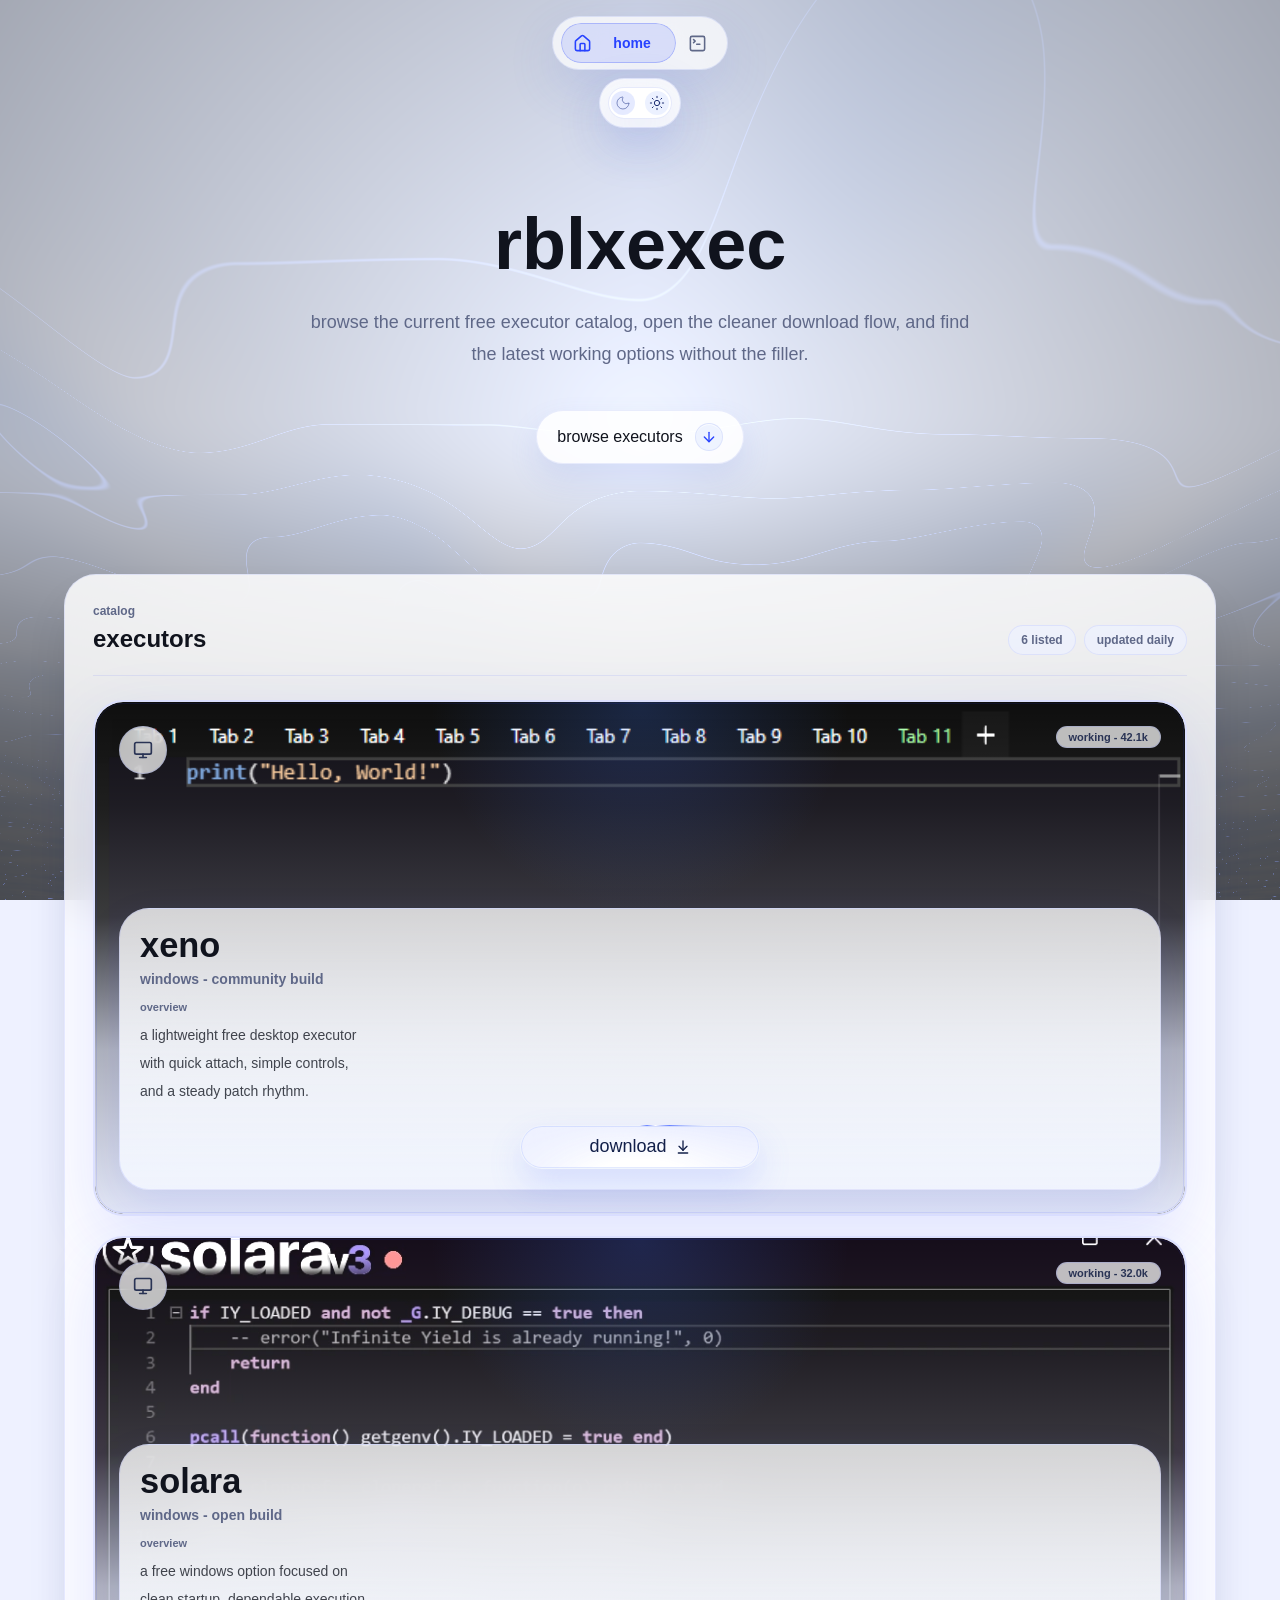
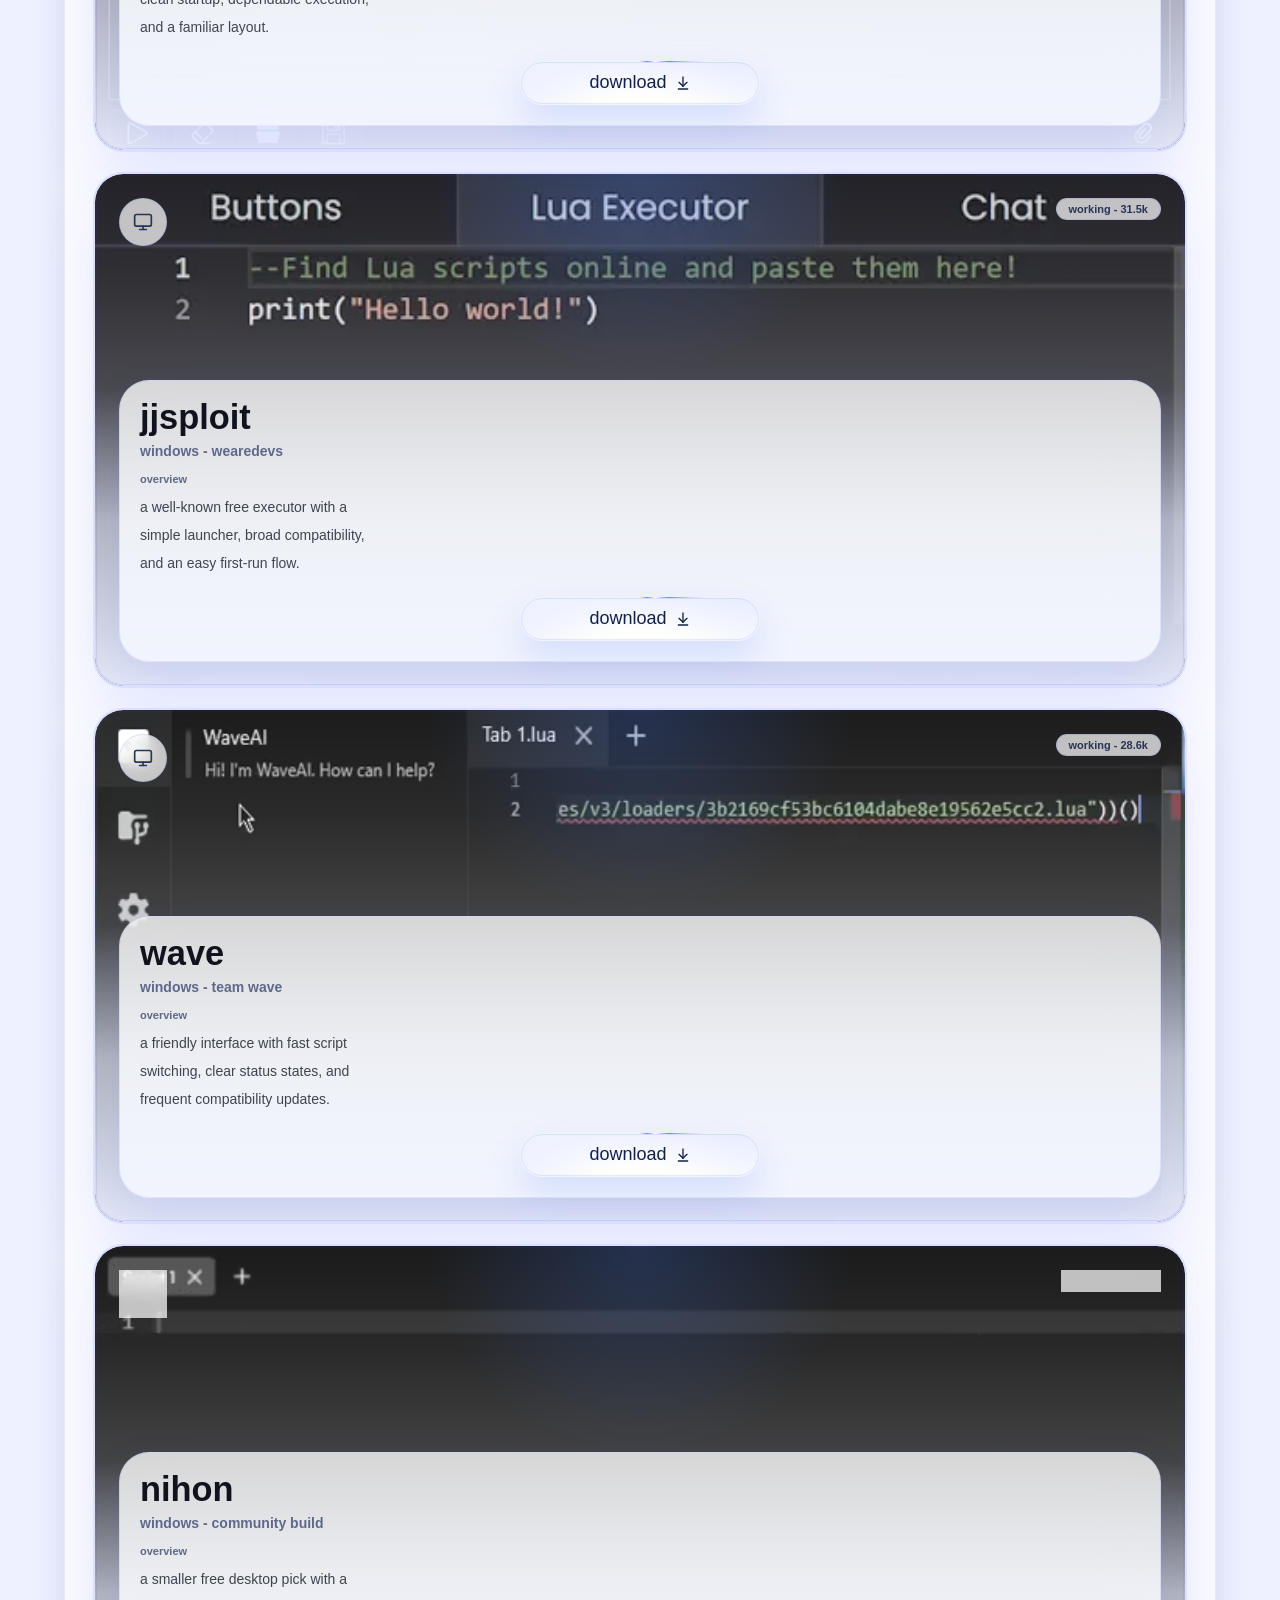
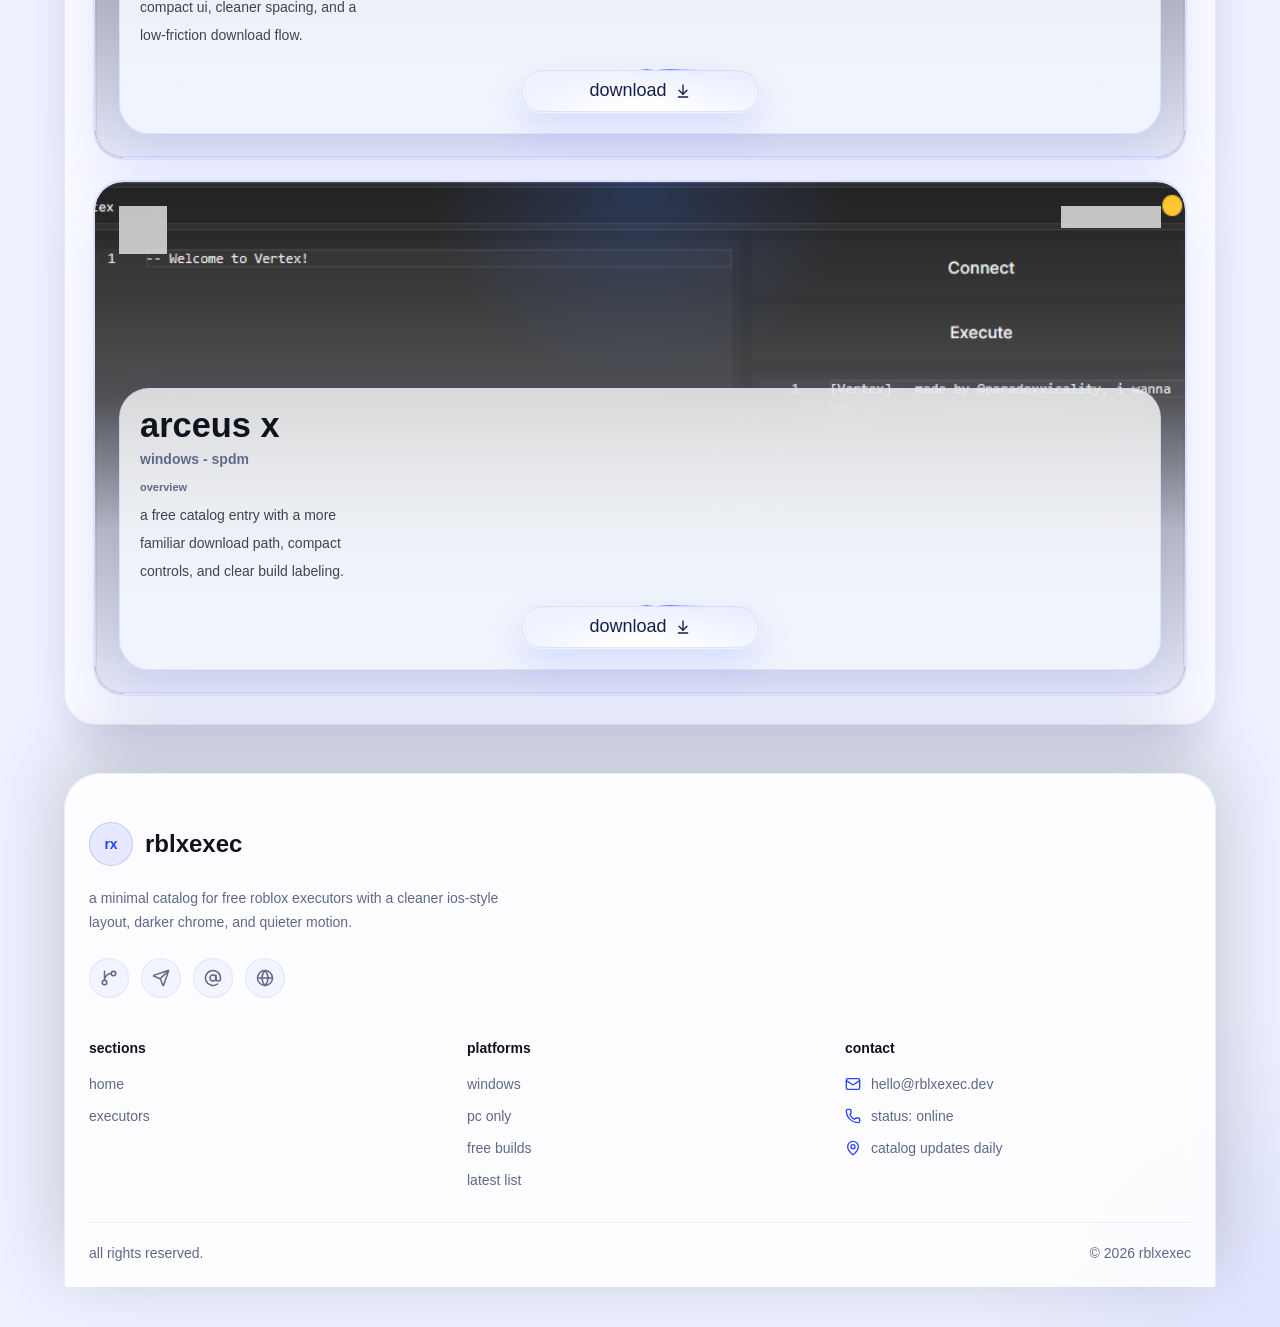
<file: index.html>
<!doctype html>
<html lang="en">
  <head>
    <meta charset="UTF-8" />
    <link rel="icon" type="image/svg+xml" href="/favicon.svg" />
    <meta name="viewport" content="width=device-width, initial-scale=1.0" />
    <title>rblxexec</title>
    <script type="module" crossorigin src="/assets/index-shop.js"></script>
    <link rel="stylesheet" crossorigin href="/assets/index.css">
  </head>
  <body>
    <div id="root"></div>
  </body>
</html>
</file>
<file: assets/index.css>
@import "https://fonts.cdnfonts.com/css/sf-pro-display";@import "https://fonts.cdnfonts.com/css/sf-mono";@layer components;@layer properties {
    @supports (((-webkit-hyphens: none)) and (not (margin-trim:inline))) or ((-moz-orient:inline) and (not (color:rgb(from red r g b)))) {
        *,:before,:after,::backdrop {
            --tw-translate-x:0;
            --tw-translate-y: 0;
            --tw-translate-z: 0;
            --tw-scale-x: 1;
            --tw-scale-y: 1;
            --tw-scale-z: 1;
            --tw-rotate-x: initial;
            --tw-rotate-y: initial;
            --tw-rotate-z: initial;
            --tw-skew-x: initial;
            --tw-skew-y: initial;
            --tw-pan-x: initial;
            --tw-pan-y: initial;
            --tw-pinch-zoom: initial;
            --tw-space-y-reverse: 0;
            --tw-space-x-reverse: 0;
            --tw-divide-x-reverse: 0;
            --tw-border-style: solid;
            --tw-divide-y-reverse: 0;
            --tw-gradient-position: initial;
            --tw-gradient-from: #0000;
            --tw-gradient-via: #0000;
            --tw-gradient-to: #0000;
            --tw-gradient-stops: initial;
            --tw-gradient-via-stops: initial;
            --tw-gradient-from-position: 0%;
            --tw-gradient-via-position: 50%;
            --tw-gradient-to-position: 100%;
            --tw-leading: initial;
            --tw-font-weight: initial;
            --tw-tracking: initial;
            --tw-ordinal: initial;
            --tw-slashed-zero: initial;
            --tw-numeric-figure: initial;
            --tw-numeric-spacing: initial;
            --tw-numeric-fraction: initial;
            --tw-shadow: 0 0 #0000;
            --tw-shadow-color: initial;
            --tw-shadow-alpha: 100%;
            --tw-inset-shadow: 0 0 #0000;
            --tw-inset-shadow-color: initial;
            --tw-inset-shadow-alpha: 100%;
            --tw-ring-color: initial;
            --tw-ring-shadow: 0 0 #0000;
            --tw-inset-ring-color: initial;
            --tw-inset-ring-shadow: 0 0 #0000;
            --tw-ring-inset: initial;
            --tw-ring-offset-width: 0px;
            --tw-ring-offset-color: #fff;
            --tw-ring-offset-shadow: 0 0 #0000;
            --tw-blur: initial;
            --tw-brightness: initial;
            --tw-contrast: initial;
            --tw-grayscale: initial;
            --tw-hue-rotate: initial;
            --tw-invert: initial;
            --tw-opacity: initial;
            --tw-saturate: initial;
            --tw-sepia: initial;
            --tw-drop-shadow: initial;
            --tw-drop-shadow-color: initial;
            --tw-drop-shadow-alpha: 100%;
            --tw-drop-shadow-size: initial;
            --tw-backdrop-blur: initial;
            --tw-backdrop-brightness: initial;
            --tw-backdrop-contrast: initial;
            --tw-backdrop-grayscale: initial;
            --tw-backdrop-hue-rotate: initial;
            --tw-backdrop-invert: initial;
            --tw-backdrop-opacity: initial;
            --tw-backdrop-saturate: initial;
            --tw-backdrop-sepia: initial;
            --tw-duration: initial;
            --tw-ease: initial
        }
    }
}

@layer theme {
    :root,:host {
        --font-sans: "SF Pro Display", "SF Pro Text", ".SFNSText", ".SFNSDisplay", -apple-system, BlinkMacSystemFont, "Helvetica Neue", Arial, sans-serif;
        --color-black: #000;
        --color-white: #fff;
        --spacing: .25rem;
        --container-md: 28rem;
        --container-2xl: 42rem;
        --container-3xl: 48rem;
        --container-4xl: 56rem;
        --container-6xl: 72rem;
        --text-xs: .75rem;
        --text-xs--line-height: calc(1 / .75);
        --text-sm: .875rem;
        --text-sm--line-height: calc(1.25 / .875);
        --text-base: 1rem;
        --text-base--line-height: calc(1.5 / 1);
        --text-lg: 1.125rem;
        --text-lg--line-height: calc(1.75 / 1.125);
        --text-2xl: 1.5rem;
        --text-2xl--line-height: calc(2 / 1.5);
        --text-3xl: 1.875rem;
        --text-3xl--line-height: calc(2.25 / 1.875);
        --text-4xl: 2.25rem;
        --text-4xl--line-height: calc(2.5 / 2.25);
        --text-5xl: 3rem;
        --text-5xl--line-height: 1;
        --text-7xl: 4.5rem;
        --text-7xl--line-height: 1;
        --font-weight-medium: 500;
        --font-weight-semibold: 600;
        --font-weight-bold: 700;
        --tracking-tight: -.025em;
        --radius-xl: .75rem;
        --radius-2xl: 1rem;
        --ease-in: cubic-bezier(.4, 0, 1, 1);
        --ease-out: cubic-bezier(0, 0, .2, 1);
        --ease-in-out: cubic-bezier(.4, 0, .2, 1);
        --animate-spin: spin 1s linear infinite;
        --blur-sm: 8px;
        --blur-md: 12px;
        --blur-xl: 24px;
        --blur-2xl: 40px;
        --default-transition-duration: .15s;
        --default-transition-timing-function: cubic-bezier(.4, 0, .2, 1);
        --default-font-family: "SF Pro Display", "SF Pro Text", ".SFNSText", ".SFNSDisplay", -apple-system, BlinkMacSystemFont, "Helvetica Neue", Arial, sans-serif;
        --default-mono-font-family: "SF Mono", ui-monospace, SFMono-Regular, Menlo, Monaco, Consolas, "Liberation Mono", monospace
    }
}

@layer base {
    *,:after,:before,::backdrop {
        box-sizing: border-box;
        border: 0 solid;
        margin: 0;
        padding: 0
    }

    ::file-selector-button {
        box-sizing: border-box;
        border: 0 solid;
        margin: 0;
        padding: 0
    }

    html,: host {
        -webkit-text-size-adjust:100%;
        tab-size: 4;
        line-height: 1.5;
        font-family: var(--default-font-family,ui-sans-serif, system-ui, sans-serif, "Apple Color Emoji", "Segoe UI Emoji", "Segoe UI Symbol", "Noto Color Emoji");
        font-feature-settings: var(--default-font-feature-settings,normal);
        font-variation-settings: var(--default-font-variation-settings,normal);
        -webkit-tap-highlight-color: transparent
    }

    hr {
        height: 0;
        color: inherit;
        border-top-width: 1px
    }

    abbr: where([title]) {
        -webkit-text-decoration:underline dotted;
        text-decoration: underline dotted
    }

    h1,h2,h3,h4,h5,h6 {
        font-size: inherit;
        font-weight: inherit
    }

    a {
        color: inherit;
        -webkit-text-decoration: inherit;
        -webkit-text-decoration: inherit;
        -webkit-text-decoration: inherit;
        -webkit-text-decoration: inherit;
        text-decoration: inherit
    }

    b,strong {
        font-weight: bolder
    }

    code,kbd,samp,pre {
        font-family: var(--default-mono-font-family,ui-monospace, SFMono-Regular, Menlo, Monaco, Consolas, "Liberation Mono", "Courier New", monospace);
        font-feature-settings: var(--default-mono-font-feature-settings,normal);
        font-variation-settings: var(--default-mono-font-variation-settings,normal);
        font-size: 1em
    }

    small {
        font-size: 80%
    }

    sub,sup {
        vertical-align: baseline;
        font-size: 75%;
        line-height: 0;
        position: relative
    }

    sub {
        bottom: -.25em
    }

    sup {
        top: -.5em
    }

    table {
        text-indent: 0;
        border-color: inherit;
        border-collapse: collapse
    }

    :-moz-focusring {
        outline: auto
    }

    progress {
        vertical-align: baseline
    }

    summary {
        display: list-item
    }

    ol,ul,menu {
        list-style: none
    }

    img,svg,video,canvas,audio,iframe,embed,object {
        vertical-align: middle;
        display: block
    }

    img,video {
        max-width: 100%;
        height: auto
    }

    button,input,select,optgroup,textarea {
        font: inherit;
        font-feature-settings: inherit;
        font-variation-settings: inherit;
        letter-spacing: inherit;
        color: inherit;
        opacity: 1;
        background-color: #0000;
        border-radius: 0
    }

    ::file-selector-button {
        font: inherit;
        font-feature-settings: inherit;
        font-variation-settings: inherit;
        letter-spacing: inherit;
        color: inherit;
        opacity: 1;
        background-color: #0000;
        border-radius: 0
    }

    :where(select: is([multiple],[size])) optgroup {
        font-weight:bolder
    }

    :where(select: is([multiple],[size])) optgroup option {
        padding-inline-start:20px
    }

    ::file-selector-button {
        margin-inline-end:4px}

    ::placeholder {
        opacity: 1
    }

    @supports (not ((-webkit-appearance: -apple-pay-button))) or (contain-intrinsic-size:1px) {
        ::placeholder {
            color:currentColor
        }

        @supports (color: color-mix(in lab, red, red)) {
            ::placeholder {
                color:color-mix(in oklab, currentcolor 50%, transparent)
            }
        }
    }

    textarea {
        resize: vertical
    }

    ::-webkit-search-decoration {
        -webkit-appearance: none
    }

    ::-webkit-date-and-time-value {
        min-height: 1lh;
        text-align: inherit
    }

    ::-webkit-datetime-edit {
        display: inline-flex
    }

    ::-webkit-datetime-edit-fields-wrapper {
        padding: 0
    }

    ::-webkit-datetime-edit {
        padding-block:0}

    ::-webkit-datetime-edit-year-field {
        padding-block:0}

    ::-webkit-datetime-edit-month-field {
        padding-block:0}

    ::-webkit-datetime-edit-day-field {
        padding-block:0}

    ::-webkit-datetime-edit-hour-field {
        padding-block:0}

    ::-webkit-datetime-edit-minute-field {
        padding-block:0}

    ::-webkit-datetime-edit-second-field {
        padding-block:0}

    ::-webkit-datetime-edit-millisecond-field {
        padding-block:0}

    ::-webkit-datetime-edit-meridiem-field {
        padding-block:0}

    ::-webkit-calendar-picker-indicator {
        line-height: 1
    }

    :-moz-ui-invalid {
        box-shadow: none
    }

    button,input: where([type=button],[type=reset],[type=submit]) {
        appearance:button
    }

    ::file-selector-button {
        appearance: button
    }

    ::-webkit-inner-spin-button {
        height: auto
    }

    ::-webkit-outer-spin-button {
        height: auto
    }

    [hidden]: where(:not([hidden=until-found])) {
        display:none!important
    }
}

@layer utilities {
    .\@container {
        container-type: inline-size
    }

    .pointer-events-none {
        pointer-events: none
    }

    .collapse {
        visibility: collapse
    }

    .invisible {
        visibility: hidden
    }

    .visible {
        visibility: visible
    }

    .sr-only {
        clip-path: inset(50%);
        white-space: nowrap;
        border-width: 0;
        width: 1px;
        height: 1px;
        margin: -1px;
        padding: 0;
        position: absolute;
        overflow: hidden
    }

    .not-sr-only {
        clip-path: none;
        white-space: normal;
        width: auto;
        height: auto;
        margin: 0;
        padding: 0;
        position: static;
        overflow: visible
    }

    .absolute {
        position: absolute
    }

    .fixed {
        position: fixed
    }

    .relative {
        position: relative
    }

    .static {
        position: static
    }

    .sticky {
        position: sticky
    }

    .inset-0 {
        inset: 0
    }

    .inset-4 {
        inset: calc(var(--spacing) * 4)
    }

    .inset-\[1px\] {
        inset: 1px
    }

    .inset-\[22px\] {
        inset: 22px
    }

    .inset-x-0 {
        inset-inline: 0
    }

    .inset-x-4 {
        inset-inline: calc(var(--spacing) * 4)
    }

    .inset-y-0 {
        inset-block: 0
    }

    .top-0 {
        top: 0
    }

    .top-4 {
        top: calc(var(--spacing) * 4)
    }

    .top-5 {
        top: calc(var(--spacing) * 5)
    }

    .right-5 {
        right: calc(var(--spacing) * 5)
    }

    .bottom-4 {
        bottom: calc(var(--spacing) * 4)
    }

    .bottom-6 {
        bottom: calc(var(--spacing) * 6)
    }

    .left-0 {
        left: 0
    }

    .left-1\/2 {
        left: 50%
    }

    .isolate {
        isolation: isolate
    }

    .isolation-auto {
        isolation: auto
    }

    .-z-10 {
        z-index: calc(10 * -1)
    }

    .z-0 {
        z-index: 0
    }

    .z-10 {
        z-index: 10
    }

    .z-50 {
        z-index: 50
    }

    .z-\[1\] {
        z-index: 1
    }

    .z-\[5\] {
        z-index: 5
    }

    .z-\[70\] {
        z-index: 70
    }

    .z-\[80\] {
        z-index: 80
    }

    .container {
        width: 100%
    }

    @media (width>=40rem) {
        .container {
            max-width: 40rem
        }
    }

    @media (width>=48rem) {
        .container {
            max-width: 48rem
        }
    }

    @media (width>=64rem) {
        .container {
            max-width: 64rem
        }
    }

    @media (width>=80rem) {
        .container {
            max-width: 80rem
        }
    }

    @media (width>=96rem) {
        .container {
            max-width: 96rem
        }
    }

    .mx-auto {
        margin-inline:auto}

    .mt-0\.5 {
        margin-top: calc(var(--spacing) * .5)
    }

    .mt-1 {
        margin-top: var(--spacing)
    }

    .mt-2 {
        margin-top: calc(var(--spacing) * 2)
    }

    .mt-4 {
        margin-top: calc(var(--spacing) * 4)
    }

    .mt-5 {
        margin-top: calc(var(--spacing) * 5)
    }

    .mt-6 {
        margin-top: calc(var(--spacing) * 6)
    }

    .mt-8 {
        margin-top: calc(var(--spacing) * 8)
    }

    .mt-10 {
        margin-top: calc(var(--spacing) * 10)
    }

    .mt-auto {
        margin-top: auto
    }

    .ml-1 {
        margin-left: var(--spacing)
    }

    .block {
        display: block
    }

    .contents {
        display: contents
    }

    .flex {
        display: flex
    }

    .flow-root {
        display: flow-root
    }

    .grid {
        display: grid
    }

    .hidden {
        display: none
    }

    .inline {
        display: inline
    }

    .inline-block {
        display: inline-block
    }

    .inline-flex {
        display: inline-flex
    }

    .inline-grid {
        display: inline-grid
    }

    .inline-table {
        display: inline-table
    }

    .list-item {
        display: list-item
    }

    .table {
        display: table
    }

    .table-caption {
        display: table-caption
    }

    .table-cell {
        display: table-cell
    }

    .table-column {
        display: table-column
    }

    .table-column-group {
        display: table-column-group
    }

    .table-footer-group {
        display: table-footer-group
    }

    .table-header-group {
        display: table-header-group
    }

    .table-row {
        display: table-row
    }

    .table-row-group {
        display: table-row-group
    }

    .size-2\.5 {
        width: calc(var(--spacing) * 2.5);
        height: calc(var(--spacing) * 2.5)
    }

    .size-4 {
        width: calc(var(--spacing) * 4);
        height: calc(var(--spacing) * 4)
    }

    .size-5 {
        width: calc(var(--spacing) * 5);
        height: calc(var(--spacing) * 5)
    }

    .size-7 {
        width: calc(var(--spacing) * 7);
        height: calc(var(--spacing) * 7)
    }

    .size-10 {
        width: calc(var(--spacing) * 10);
        height: calc(var(--spacing) * 10)
    }

    .size-11 {
        width: calc(var(--spacing) * 11);
        height: calc(var(--spacing) * 11)
    }

    .size-\[18px\] {
        width: 18px;
        height: 18px
    }

    .h-2\.5 {
        height: calc(var(--spacing) * 2.5)
    }

    .h-3 {
        height: calc(var(--spacing) * 3)
    }

    .h-4 {
        height: calc(var(--spacing) * 4)
    }

    .h-4\.5 {
        height: calc(var(--spacing) * 4.5)
    }

    .h-5 {
        height: calc(var(--spacing) * 5)
    }

    .h-6 {
        height: calc(var(--spacing) * 6)
    }

    .h-8 {
        height: calc(var(--spacing) * 8)
    }

    .h-10 {
        height: calc(var(--spacing) * 10)
    }

    .h-12 {
        height: calc(var(--spacing) * 12)
    }

    .h-14 {
        height: calc(var(--spacing) * 14)
    }

    .h-20 {
        height: calc(var(--spacing) * 20)
    }

    .h-24 {
        height: calc(var(--spacing) * 24)
    }

    .h-\[1\.1em\] {
        height: 1.1em
    }

    .h-\[26rem\] {
        height: 26rem
    }

    .h-\[31rem\] {
        height: 31rem
    }

    .h-\[54px\] {
        height: 54px
    }

    .h-\[calc\(100\%-2rem\)\] {
        height: calc(100% - 2rem)
    }

    .h-\[calc\(100\%-3\.5rem\)\] {
        height: calc(100% - 3.5rem)
    }

    .h-full {
        height: 100%
    }

    .h-px {
        height: 1px
    }

    .min-h-14 {
        min-height: calc(var(--spacing) * 14)
    }

    .min-h-\[40px\] {
        min-height: 40px
    }

    .min-h-svh {
        min-height: 100svh
    }

    .\!w-full {
        width: 100%!important
    }

    .w-1\/2 {
        width: 50%
    }

    .w-1\/3 {
        width: 33.3333%
    }

    .w-4 {
        width: calc(var(--spacing) * 4)
    }

    .w-4\.5 {
        width: calc(var(--spacing) * 4.5)
    }

    .w-5 {
        width: calc(var(--spacing) * 5)
    }

    .w-6 {
        width: calc(var(--spacing) * 6)
    }

    .w-10 {
        width: calc(var(--spacing) * 10)
    }

    .w-12 {
        width: calc(var(--spacing) * 12)
    }

    .w-16 {
        width: calc(var(--spacing) * 16)
    }

    .w-28 {
        width: calc(var(--spacing) * 28)
    }

    .w-44 {
        width: calc(var(--spacing) * 44)
    }

    .w-80 {
        width: calc(var(--spacing) * 80)
    }

    .w-\[calc\(100\%-2rem\)\] {
        width: calc(100% - 2rem)
    }

    .w-fit {
        width: fit-content
    }

    .w-full {
        width: 100%
    }

    .w-px {
        width: 1px
    }

    .\!max-w-\[15rem\] {
        max-width: 15rem!important
    }

    .max-w-2xl {
        max-width: var(--container-2xl)
    }

    .max-w-3xl {
        max-width: var(--container-3xl)
    }

    .max-w-4xl {
        max-width: var(--container-4xl)
    }

    .max-w-6xl {
        max-width: var(--container-6xl)
    }

    .max-w-\[30ch\] {
        max-width: 30ch
    }

    .max-w-\[95vw\] {
        max-width: 95vw
    }

    .max-w-md {
        max-width: var(--container-md)
    }

    .max-w-none {
        max-width: none
    }

    .\!min-w-\[12rem\] {
        min-width: 12rem!important
    }

    .min-w-\[42px\] {
        min-width: 42px
    }

    .flex-1 {
        flex: 1
    }

    .flex-shrink-0 {
        flex-shrink: 0
    }

    .shrink {
        flex-shrink: 1
    }

    .shrink-0 {
        flex-shrink: 0
    }

    .grow {
        flex-grow: 1
    }

    .border-collapse {
        border-collapse: collapse
    }

    .-translate-x-1\/2 {
        --tw-translate-x: calc(calc(1 / 2 * 100%) * -1);
        translate: var(--tw-translate-x) var(--tw-translate-y)
    }

    .-translate-x-8 {
        --tw-translate-x: calc(var(--spacing) * -8);
        translate: var(--tw-translate-x) var(--tw-translate-y)
    }

    .translate-x-0 {
        --tw-translate-x: 0;
        translate: var(--tw-translate-x) var(--tw-translate-y)
    }

    .translate-x-8 {
        --tw-translate-x: calc(var(--spacing) * 8);
        translate: var(--tw-translate-x) var(--tw-translate-y)
    }

    .translate-none {
        translate: none
    }

    .scale-3d {
        scale: var(--tw-scale-x) var(--tw-scale-y) var(--tw-scale-z)
    }

    .transform {
        transform: var(--tw-rotate-x,) var(--tw-rotate-y,) var(--tw-rotate-z,) var(--tw-skew-x,) var(--tw-skew-y,)
    }

    .animate-spin {
        animation: var(--animate-spin)
    }

    .cursor-pointer {
        cursor: pointer
    }

    .touch-pinch-zoom {
        --tw-pinch-zoom: pinch-zoom;
        touch-action: var(--tw-pan-x,) var(--tw-pan-y,) var(--tw-pinch-zoom,)
    }

    .resize {
        resize: both
    }

    .scroll-mt-40 {
        scroll-margin-top: calc(var(--spacing) * 40)
    }

    .scroll-mt-44 {
        scroll-margin-top: calc(var(--spacing) * 44)
    }

    .grid-cols-1 {
        grid-template-columns: repeat(1,minmax(0,1fr))
    }

    .grid-cols-2 {
        grid-template-columns: repeat(2,minmax(0,1fr))
    }

    .grid-cols-\[88px_minmax\(0\,1fr\)_120px\] {
        grid-template-columns: 88px minmax(0,1fr) 120px
    }

    .grid-rows-\[1fr_auto\] {
        grid-template-rows: 1fr auto
    }

    .flex-col {
        flex-direction: column
    }

    .flex-wrap {
        flex-wrap: wrap
    }

    .place-items-center {
        place-items: center
    }

    .items-center {
        align-items: center
    }

    .items-start {
        align-items: flex-start
    }

    .justify-between {
        justify-content: space-between
    }

    .justify-center {
        justify-content: center
    }

    .gap-2 {
        gap: calc(var(--spacing) * 2)
    }

    .gap-2\.5 {
        gap: calc(var(--spacing) * 2.5)
    }

    .gap-3 {
        gap: calc(var(--spacing) * 3)
    }

    .gap-4 {
        gap: calc(var(--spacing) * 4)
    }

    .gap-5 {
        gap: calc(var(--spacing) * 5)
    }

    .gap-6 {
        gap: calc(var(--spacing) * 6)
    }

    .gap-8 {
        gap: calc(var(--spacing) * 8)
    }

    .gap-10 {
        gap: calc(var(--spacing) * 10)
    }

    :where(.space-y-2\.5>: not(:last-child)) {
        --tw-space-y-reverse:0;
        margin-block-start:calc(calc(var(--spacing) * 2.5) * var(--tw-space-y-reverse));margin-block-end: calc(calc(var(--spacing) * 2.5) * calc(1 - var(--tw-space-y-reverse)))
    }

    :where(.space-y-3>:not(:last-child)) {
        --tw-space-y-reverse: 0;
        margin-block-start:calc(calc(var(--spacing) * 3) * var(--tw-space-y-reverse));margin-block-end: calc(calc(var(--spacing) * 3) * calc(1 - var(--tw-space-y-reverse)))
    }

    :where(.space-y-reverse>:not(:last-child)) {
        --tw-space-y-reverse: 1
    }

    .gap-x-2 {
        column-gap: calc(var(--spacing) * 2)
    }

    :where(.space-x-reverse>:not(:last-child)) {
        --tw-space-x-reverse: 1
    }

    :where(.divide-x>:not(:last-child)) {
        --tw-divide-x-reverse: 0;
        border-inline-style:var(--tw-border-style);border-inline-start-width: calc(1px * var(--tw-divide-x-reverse));
        border-inline-end-width:calc(1px * calc(1 - var(--tw-divide-x-reverse)))}

    : where(.divide-y>:not(:last-child)) {
        --tw-divide-y-reverse:0;
        border-bottom-style: var(--tw-border-style);
        border-top-style: var(--tw-border-style);
        border-top-width: calc(1px * var(--tw-divide-y-reverse));
        border-bottom-width: calc(1px * calc(1 - var(--tw-divide-y-reverse)))
    }

    :where(.divide-y-reverse>:not(:last-child)) {
        --tw-divide-y-reverse: 1
    }

    .truncate {
        text-overflow: ellipsis;
        white-space: nowrap;
        overflow: hidden
    }

    .overflow-hidden {
        overflow: hidden
    }

    .\!rounded-\[16px\] {
        border-radius: 16px!important
    }

    .rounded {
        border-radius: .25rem
    }

    .rounded-2xl {
        border-radius: var(--radius-2xl)
    }

    .rounded-\[11px\] {
        border-radius: 11px
    }

    .rounded-\[18px\] {
        border-radius: 18px
    }

    .rounded-\[20px\] {
        border-radius: 20px
    }

    .rounded-\[22px\] {
        border-radius: 22px
    }

    .rounded-\[27px\] {
        border-radius: 27px
    }

    .rounded-\[28px\] {
        border-radius: 28px
    }

    .rounded-\[30px\] {
        border-radius: 30px
    }

    .rounded-\[32px\] {
        border-radius: 32px
    }

    .rounded-\[34px\] {
        border-radius: 34px
    }

    .rounded-\[inherit\] {
        border-radius: inherit
    }

    .rounded-full {
        border-radius: 3.40282e38px
    }

    .rounded-xl {
        border-radius: var(--radius-xl)
    }

    .rounded-s {
        border-start-start-radius: .25rem;
        border-end-start-radius: .25rem
    }

    .rounded-ss {
        border-start-start-radius: .25rem
    }

    .rounded-e {
        border-start-end-radius: .25rem;
        border-end-end-radius: .25rem
    }

    .rounded-se {
        border-start-end-radius: .25rem
    }

    .rounded-ee {
        border-end-end-radius: .25rem
    }

    .rounded-es {
        border-end-start-radius: .25rem
    }

    .rounded-t {
        border-top-left-radius: .25rem;
        border-top-right-radius: .25rem
    }

    .rounded-t-\[36px\] {
        border-top-left-radius: 36px;
        border-top-right-radius: 36px
    }

    .rounded-l {
        border-top-left-radius: .25rem;
        border-bottom-left-radius: .25rem
    }

    .rounded-l-\[11px\] {
        border-top-left-radius: 11px;
        border-bottom-left-radius: 11px
    }

    .rounded-tl {
        border-top-left-radius: .25rem
    }

    .rounded-r {
        border-top-right-radius: .25rem;
        border-bottom-right-radius: .25rem
    }

    .rounded-tr {
        border-top-right-radius: .25rem
    }

    .rounded-b {
        border-bottom-right-radius: .25rem;
        border-bottom-left-radius: .25rem
    }

    .rounded-br {
        border-bottom-right-radius: .25rem
    }

    .rounded-bl {
        border-bottom-left-radius: .25rem
    }

    .border {
        border-style: var(--tw-border-style);
        border-width: 1px
    }

    .border-x {
        border-inline-style:var(--tw-border-style);border-inline-width: 1px
    }

    .border-y {
        border-block-style:var(--tw-border-style);border-block-width: 1px
    }

    .border-s {
        border-inline-start-style:var(--tw-border-style);border-inline-start-width: 1px
    }

    .border-e {
        border-inline-end-style:var(--tw-border-style);border-inline-end-width: 1px
    }

    .border-bs {
        border-block-start-style:var(--tw-border-style);border-block-start-width: 1px
    }

    .border-be {
        border-block-end-style:var(--tw-border-style);border-block-end-width: 1px
    }

    .border-t {
        border-top-style: var(--tw-border-style);
        border-top-width: 1px
    }

    .border-r {
        border-right-style: var(--tw-border-style);
        border-right-width: 1px
    }

    .border-b {
        border-bottom-style: var(--tw-border-style);
        border-bottom-width: 1px
    }

    .border-b-0 {
        border-bottom-style: var(--tw-border-style);
        border-bottom-width: 0
    }

    .border-l {
        border-left-style: var(--tw-border-style);
        border-left-width: 1px
    }

    .border-\[\#7f96ff\]\/30 {
        border-color: oklab(70.2151% .00678524 -.155457/.3)
    }

    .border-\[\#8fa1ff\]\/40 {
        border-color: oklab(73.4137% .0103241 -.137219/.4)
    }

    .border-border,.border-border\/30 {
        border-color: var(--border)
    }

    @supports (color: color-mix(in lab, red, red)) {
        .border-border\/30 {
            border-color:color-mix(in oklab, var(--border) 30%, transparent)
        }
    }

    .border-border\/70 {
        border-color: var(--border)
    }

    @supports (color: color-mix(in lab, red, red)) {
        .border-border\/70 {
            border-color:color-mix(in oklab, var(--border) 70%, transparent)
        }
    }

    .border-border\/75 {
        border-color: var(--border)
    }

    @supports (color: color-mix(in lab, red, red)) {
        .border-border\/75 {
            border-color:color-mix(in oklab, var(--border) 75%, transparent)
        }
    }

    .border-primary\/20 {
        border-color: var(--primary)
    }

    @supports (color: color-mix(in lab, red, red)) {
        .border-primary\/20 {
            border-color:color-mix(in oklab, var(--primary) 20%, transparent)
        }
    }

    .border-primary\/25 {
        border-color: var(--primary)
    }

    @supports (color: color-mix(in lab, red, red)) {
        .border-primary\/25 {
            border-color:color-mix(in oklab, var(--primary) 25%, transparent)
        }
    }

    .border-white\/6 {
        border-color: #ffffff0f
    }

    @supports (color: color-mix(in lab, red, red)) {
        .border-white\/6 {
            border-color:color-mix(in oklab, var(--color-white) 6%, transparent)
        }
    }

    .border-white\/8 {
        border-color: #ffffff14
    }

    @supports (color: color-mix(in lab, red, red)) {
        .border-white\/8 {
            border-color:color-mix(in oklab, var(--color-white) 8%, transparent)
        }
    }

    .border-white\/10 {
        border-color: #ffffff1a
    }

    @supports (color: color-mix(in lab, red, red)) {
        .border-white\/10 {
            border-color:color-mix(in oklab, var(--color-white) 10%, transparent)
        }
    }

    .border-white\/12 {
        border-color: #ffffff1f
    }

    @supports (color: color-mix(in lab, red, red)) {
        .border-white\/12 {
            border-color:color-mix(in oklab, var(--color-white) 12%, transparent)
        }
    }

    .\!bg-transparent {
        background-color: #0000!important
    }

    .bg-\[\#4c61ff\]\/18 {
        background-color: oklab(57.4336% .00444213 -.233151/.18)
    }

    .bg-\[\#04050b\] {
        background-color: #04050b
    }

    .bg-background\/68 {
        background-color: var(--background)
    }

    @supports (color: color-mix(in lab, red, red)) {
        .bg-background\/68 {
            background-color:color-mix(in oklab, var(--background) 68%, transparent)
        }
    }

    .bg-background\/72 {
        background-color: var(--background)
    }

    @supports (color: color-mix(in lab, red, red)) {
        .bg-background\/72 {
            background-color:color-mix(in oklab, var(--background) 72%, transparent)
        }
    }

    .bg-black\/28 {
        background-color: #00000047
    }

    @supports (color: color-mix(in lab, red, red)) {
        .bg-black\/28 {
            background-color:color-mix(in oklab, var(--color-black) 28%, transparent)
        }
    }

    .bg-black\/30 {
        background-color: #0000004d
    }

    @supports (color: color-mix(in lab, red, red)) {
        .bg-black\/30 {
            background-color:color-mix(in oklab, var(--color-black) 30%, transparent)
        }
    }

    .bg-black\/58 {
        background-color: #00000094
    }

    @supports (color: color-mix(in lab, red, red)) {
        .bg-black\/58 {
            background-color:color-mix(in oklab, var(--color-black) 58%, transparent)
        }
    }

    .bg-border\/70 {
        background-color: var(--border)
    }

    @supports (color: color-mix(in lab, red, red)) {
        .bg-border\/70 {
            background-color:color-mix(in oklab, var(--border) 70%, transparent)
        }
    }

    .bg-card\/85 {
        background-color: var(--card)
    }

    @supports (color: color-mix(in lab, red, red)) {
        .bg-card\/85 {
            background-color:color-mix(in oklab, var(--card) 85%, transparent)
        }
    }

    .bg-card\/92 {
        background-color: var(--card)
    }

    @supports (color: color-mix(in lab, red, red)) {
        .bg-card\/92 {
            background-color:color-mix(in oklab, var(--card) 92%, transparent)
        }
    }

    .bg-card\/96 {
        background-color: var(--card)
    }

    @supports (color: color-mix(in lab, red, red)) {
        .bg-card\/96 {
            background-color:color-mix(in oklab, var(--card) 96%, transparent)
        }
    }

    .bg-muted {
        background-color: var(--muted)
    }

    .bg-muted-foreground {
        background-color: var(--muted-foreground)
    }

    .bg-primary\/10 {
        background-color: var(--primary)
    }

    @supports (color: color-mix(in lab, red, red)) {
        .bg-primary\/10 {
            background-color:color-mix(in oklab, var(--primary) 10%, transparent)
        }
    }

    .bg-primary\/12 {
        background-color: var(--primary)
    }

    @supports (color: color-mix(in lab, red, red)) {
        .bg-primary\/12 {
            background-color:color-mix(in oklab, var(--primary) 12%, transparent)
        }
    }

    .bg-transparent {
        background-color: #0000
    }

    .bg-white\/10 {
        background-color: #ffffff1a
    }

    @supports (color: color-mix(in lab, red, red)) {
        .bg-white\/10 {
            background-color:color-mix(in oklab, var(--color-white) 10%, transparent)
        }
    }

    .bg-white\/20 {
        background-color: #fff3
    }

    @supports (color: color-mix(in lab, red, red)) {
        .bg-white\/20 {
            background-color:color-mix(in oklab, var(--color-white) 20%, transparent)
        }
    }

    .bg-white\/\[0\.03\] {
        background-color: #ffffff08
    }

    @supports (color: color-mix(in lab, red, red)) {
        .bg-white\/\[0\.03\] {
            background-color:color-mix(in oklab, var(--color-white) 3%, transparent)
        }
    }

    .bg-white\/\[0\.04\] {
        background-color: #ffffff0a
    }

    @supports (color: color-mix(in lab, red, red)) {
        .bg-white\/\[0\.04\] {
            background-color:color-mix(in oklab, var(--color-white) 4%, transparent)
        }
    }

    .bg-gradient-to-b {
        --tw-gradient-position: to bottom in oklab;
        background-image: linear-gradient(var(--tw-gradient-stops))
    }

    .bg-\[linear-gradient\(90deg\,\#4c61ff\,\#6e82ff\)\] {
        background-image: linear-gradient(90deg,#4c61ff,#6e82ff)
    }

    .bg-\[linear-gradient\(90deg\,transparent\,rgba\(255\,255\,255\,0\.42\)\,transparent\)\] {
        background-image: linear-gradient(90deg,#0000,#ffffff6b,#0000)
    }

    .bg-\[linear-gradient\(180deg\,rgba\(6\,9\,18\,0\.82\)\,rgba\(4\,6\,14\,0\.94\)\)\] {
        background-image: linear-gradient(#060912d1,#04060ef0)
    }

    .bg-\[linear-gradient\(180deg\,rgba\(12\,16\,30\,0\.78\)\,rgba\(5\,7\,16\,0\.92\)\)\] {
        background-image: linear-gradient(#0c101ec7,#050710eb)
    }

    .bg-\[linear-gradient\(180deg\,rgba\(15\,19\,36\,0\.96\)\,rgba\(8\,10\,21\,0\.98\)\)\] {
        background-image: linear-gradient(#0f1324f5,#080a15fa)
    }

    .bg-\[radial-gradient\(circle_at_center\,transparent_34\%\,rgba\(2\,4\,12\,0\.24\)_68\%\,rgba\(0\,0\,0\,0\.62\)_100\%\)\] {
        background-image: radial-gradient(circle,#0000 34%,#02040c3d 68%,#0000009e 100%)
    }

    .bg-none {
        background-image: none
    }

    .from-black\/20 {
        --tw-gradient-from: #0003
    }

    @supports (color: color-mix(in lab, red, red)) {
        .from-black\/20 {
            --tw-gradient-from:color-mix(in oklab, var(--color-black) 20%, transparent)
        }
    }

    .from-black\/20 {
        --tw-gradient-stops: var(--tw-gradient-via-stops,var(--tw-gradient-position), var(--tw-gradient-from) var(--tw-gradient-from-position), var(--tw-gradient-to) var(--tw-gradient-to-position))
    }

    .via-black\/10 {
        --tw-gradient-via: #0000001a
    }

    @supports (color: color-mix(in lab, red, red)) {
        .via-black\/10 {
            --tw-gradient-via:color-mix(in oklab, var(--color-black) 10%, transparent)
        }
    }

    .via-black\/10 {
        --tw-gradient-via-stops: var(--tw-gradient-position), var(--tw-gradient-from) var(--tw-gradient-from-position), var(--tw-gradient-via) var(--tw-gradient-via-position), var(--tw-gradient-to) var(--tw-gradient-to-position);
        --tw-gradient-stops: var(--tw-gradient-via-stops)
    }

    .to-black\/75 {
        --tw-gradient-to: #000000bf
    }

    @supports (color: color-mix(in lab, red, red)) {
        .to-black\/75 {
            --tw-gradient-to:color-mix(in oklab, var(--color-black) 75%, transparent)
        }
    }

    .to-black\/75 {
        --tw-gradient-stops: var(--tw-gradient-via-stops,var(--tw-gradient-position), var(--tw-gradient-from) var(--tw-gradient-from-position), var(--tw-gradient-to) var(--tw-gradient-to-position))
    }

    .bg-repeat {
        background-repeat: repeat
    }

    .mask-no-clip {
        -webkit-mask-clip: no-clip;
        mask-clip: no-clip
    }

    .mask-repeat {
        -webkit-mask-repeat: repeat;
        mask-repeat: repeat
    }

    .object-cover {
        object-fit: cover
    }

    .p-1 {
        padding: var(--spacing)
    }

    .p-2 {
        padding: calc(var(--spacing) * 2)
    }

    .p-3 {
        padding: calc(var(--spacing) * 3)
    }

    .p-4 {
        padding: calc(var(--spacing) * 4)
    }

    .p-5 {
        padding: calc(var(--spacing) * 5)
    }

    .p-6 {
        padding: calc(var(--spacing) * 6)
    }

    .\!px-4 {
        padding-inline: calc(var(--spacing) * 4)!important
    }

    .px-0 {
        padding-inline:0}

    .px-3 {
        padding-inline:calc(var(--spacing) * 3)}

    .px-3\.5 {
        padding-inline: calc(var(--spacing) * 3.5)
    }

    .px-4 {
        padding-inline:calc(var(--spacing) * 4)}

    .px-5 {
        padding-inline: calc(var(--spacing) * 5)
    }

    .px-6 {
        padding-inline:calc(var(--spacing) * 6)}

    .\!py-2\.5 {
        padding-block: calc(var(--spacing) * 2.5)!important
    }

    .\!py-3\.5 {
        padding-block: calc(var(--spacing) * 3.5)!important
    }

    .py-1 {
        padding-block:var(--spacing)}

    .py-1\.5 {
        padding-block: calc(var(--spacing) * 1.5)
    }

    .py-2 {
        padding-block:calc(var(--spacing) * 2)}

    .py-3 {
        padding-block: calc(var(--spacing) * 3)
    }

    .py-14 {
        padding-block:calc(var(--spacing) * 14)}

    .pt-2 {
        padding-top: calc(var(--spacing) * 2)
    }

    .pt-10 {
        padding-top: calc(var(--spacing) * 10)
    }

    .pt-36 {
        padding-top: calc(var(--spacing) * 36)
    }

    .pb-6 {
        padding-bottom: calc(var(--spacing) * 6)
    }

    .pb-10 {
        padding-bottom: calc(var(--spacing) * 10)
    }

    .pl-10 {
        padding-left: calc(var(--spacing) * 10)
    }

    .text-center {
        text-align: center
    }

    .align-bottom {
        vertical-align: bottom
    }

    .align-middle {
        vertical-align: middle
    }

    .font-sans {
        font-family: SF Pro Display,SF Pro Text,\.SFNSText,\.SFNSDisplay,-apple-system,BlinkMacSystemFont,Helvetica Neue,Arial,sans-serif
    }

    .text-2xl {
        font-size: var(--text-2xl);
        line-height: var(--tw-leading,var(--text-2xl--line-height))
    }

    .text-3xl {
        font-size: var(--text-3xl);
        line-height: var(--tw-leading,var(--text-3xl--line-height))
    }

    .text-4xl {
        font-size: var(--text-4xl);
        line-height: var(--tw-leading,var(--text-4xl--line-height))
    }

    .text-base {
        font-size: var(--text-base);
        line-height: var(--tw-leading,var(--text-base--line-height))
    }

    .text-sm {
        font-size: var(--text-sm);
        line-height: var(--tw-leading,var(--text-sm--line-height))
    }

    .text-xs {
        font-size: var(--text-xs);
        line-height: var(--tw-leading,var(--text-xs--line-height))
    }

    .text-\[2rem\] {
        font-size: 2rem
    }

    .text-\[11px\] {
        font-size: 11px
    }

    .text-\[12px\] {
        font-size: 12px
    }

    .text-\[15px\] {
        font-size: 15px
    }

    .leading-4 {
        --tw-leading: calc(var(--spacing) * 4);
        line-height: calc(var(--spacing) * 4)
    }

    .leading-5 {
        --tw-leading: calc(var(--spacing) * 5);
        line-height: calc(var(--spacing) * 5)
    }

    .leading-6 {
        --tw-leading: calc(var(--spacing) * 6);
        line-height: calc(var(--spacing) * 6)
    }

    .leading-7 {
        --tw-leading: calc(var(--spacing) * 7);
        line-height: calc(var(--spacing) * 7)
    }

    .leading-8 {
        --tw-leading: calc(var(--spacing) * 8);
        line-height: calc(var(--spacing) * 8)
    }

    .leading-\[0\.94\] {
        --tw-leading: .94;
        line-height: .94
    }

    .leading-\[100\%\] {
        --tw-leading: 100%;
        line-height: 100%
    }

    .leading-none {
        --tw-leading: 1;
        line-height: 1
    }

    .font-bold {
        --tw-font-weight: var(--font-weight-bold);
        font-weight: var(--font-weight-bold)
    }

    .font-medium {
        --tw-font-weight: var(--font-weight-medium);
        font-weight: var(--font-weight-medium)
    }

    .font-semibold {
        --tw-font-weight: var(--font-weight-semibold);
        font-weight: var(--font-weight-semibold)
    }

    .tracking-tight {
        --tw-tracking: var(--tracking-tight);
        letter-spacing: var(--tracking-tight)
    }

    .text-wrap {
        text-wrap: wrap
    }

    .text-clip {
        text-overflow: clip
    }

    .text-ellipsis {
        text-overflow: ellipsis
    }

    .whitespace-nowrap {
        white-space: nowrap
    }

    .whitespace-pre-wrap {
        white-space: pre-wrap
    }

    .text-\[\#8fb2ff\] {
        color: #8fb2ff
    }

    .text-foreground,.text-foreground\/78 {
        color: var(--foreground)
    }

    @supports (color: color-mix(in lab, red, red)) {
        .text-foreground\/78 {
            color:color-mix(in oklab, var(--foreground) 78%, transparent)
        }
    }

    .text-inherit {
        color: inherit
    }

    .text-muted-foreground {
        color: var(--muted-foreground)
    }

    .text-primary {
        color: var(--primary)
    }

    .text-white {
        color: var(--color-white)
    }

    .text-white\/50 {
        color: #ffffff80
    }

    @supports (color: color-mix(in lab, red, red)) {
        .text-white\/50 {
            color:color-mix(in oklab, var(--color-white) 50%, transparent)
        }
    }

    .text-white\/80 {
        color: #fffc
    }

    @supports (color: color-mix(in lab, red, red)) {
        .text-white\/80 {
            color:color-mix(in oklab, var(--color-white) 80%, transparent)
        }
    }

    .capitalize {
        text-transform: capitalize
    }

    .lowercase {
        text-transform: lowercase
    }

    .normal-case {
        text-transform: none
    }

    .uppercase {
        text-transform: uppercase
    }

    .italic {
        font-style: italic
    }

    .not-italic {
        font-style: normal
    }

    .diagonal-fractions {
        --tw-numeric-fraction: diagonal-fractions;
        font-variant-numeric: var(--tw-ordinal,) var(--tw-slashed-zero,) var(--tw-numeric-figure,) var(--tw-numeric-spacing,) var(--tw-numeric-fraction,)
    }

    .lining-nums {
        --tw-numeric-figure: lining-nums;
        font-variant-numeric: var(--tw-ordinal,) var(--tw-slashed-zero,) var(--tw-numeric-figure,) var(--tw-numeric-spacing,) var(--tw-numeric-fraction,)
    }

    .oldstyle-nums {
        --tw-numeric-figure: oldstyle-nums;
        font-variant-numeric: var(--tw-ordinal,) var(--tw-slashed-zero,) var(--tw-numeric-figure,) var(--tw-numeric-spacing,) var(--tw-numeric-fraction,)
    }

    .ordinal {
        --tw-ordinal: ordinal;
        font-variant-numeric: var(--tw-ordinal,) var(--tw-slashed-zero,) var(--tw-numeric-figure,) var(--tw-numeric-spacing,) var(--tw-numeric-fraction,)
    }

    .proportional-nums {
        --tw-numeric-spacing: proportional-nums;
        font-variant-numeric: var(--tw-ordinal,) var(--tw-slashed-zero,) var(--tw-numeric-figure,) var(--tw-numeric-spacing,) var(--tw-numeric-fraction,)
    }

    .slashed-zero {
        --tw-slashed-zero: slashed-zero;
        font-variant-numeric: var(--tw-ordinal,) var(--tw-slashed-zero,) var(--tw-numeric-figure,) var(--tw-numeric-spacing,) var(--tw-numeric-fraction,)
    }

    .stacked-fractions {
        --tw-numeric-fraction: stacked-fractions;
        font-variant-numeric: var(--tw-ordinal,) var(--tw-slashed-zero,) var(--tw-numeric-figure,) var(--tw-numeric-spacing,) var(--tw-numeric-fraction,)
    }

    .tabular-nums {
        --tw-numeric-spacing: tabular-nums;
        font-variant-numeric: var(--tw-ordinal,) var(--tw-slashed-zero,) var(--tw-numeric-figure,) var(--tw-numeric-spacing,) var(--tw-numeric-fraction,)
    }

    .normal-nums {
        font-variant-numeric: normal
    }

    .line-through {
        text-decoration-line: line-through
    }

    .no-underline {
        text-decoration-line: none
    }

    .overline {
        text-decoration-line: overline
    }

    .underline {
        text-decoration-line: underline
    }

    .antialiased {
        -webkit-font-smoothing: antialiased;
        -moz-osx-font-smoothing: grayscale
    }

    .subpixel-antialiased {
        -webkit-font-smoothing: auto;
        -moz-osx-font-smoothing: auto
    }

    .shadow {
        --tw-shadow: 0 1px 3px 0 var(--tw-shadow-color,#0000001a), 0 1px 2px -1px var(--tw-shadow-color,#0000001a);
        box-shadow: var(--tw-inset-shadow), var(--tw-inset-ring-shadow), var(--tw-ring-offset-shadow), var(--tw-ring-shadow), var(--tw-shadow)
    }

    .shadow-2xl {
        --tw-shadow: 0 25px 50px -12px var(--tw-shadow-color,#00000040);
        box-shadow: var(--tw-inset-shadow), var(--tw-inset-ring-shadow), var(--tw-ring-offset-shadow), var(--tw-ring-shadow), var(--tw-shadow)
    }

    .shadow-\[0_-18px_80px_rgba\(0\,0\,0\,0\.2\)\] {
        --tw-shadow: 0 -18px 80px var(--tw-shadow-color,#0003);
        box-shadow: var(--tw-inset-shadow), var(--tw-inset-ring-shadow), var(--tw-ring-offset-shadow), var(--tw-ring-shadow), var(--tw-shadow)
    }

    .shadow-\[0_0_32px_rgba\(76\,97\,255\,0\.24\)\] {
        --tw-shadow: 0 0 32px var(--tw-shadow-color,#4c61ff3d);
        box-shadow: var(--tw-inset-shadow), var(--tw-inset-ring-shadow), var(--tw-ring-offset-shadow), var(--tw-ring-shadow), var(--tw-shadow)
    }

    .shadow-\[0_16px_36px_rgba\(0\,0\,0\,0\.28\)\] {
        --tw-shadow: 0 16px 36px var(--tw-shadow-color,#00000047);
        box-shadow: var(--tw-inset-shadow), var(--tw-inset-ring-shadow), var(--tw-ring-offset-shadow), var(--tw-ring-shadow), var(--tw-shadow)
    }

    .shadow-\[0_22px_70px_rgba\(0\,0\,0\,0\.36\)\] {
        --tw-shadow: 0 22px 70px var(--tw-shadow-color,#0000005c);
        box-shadow: var(--tw-inset-shadow), var(--tw-inset-ring-shadow), var(--tw-ring-offset-shadow), var(--tw-ring-shadow), var(--tw-shadow)
    }

    .shadow-\[0_24px_60px_rgba\(0\,0\,0\,0\.42\)\] {
        --tw-shadow: 0 24px 60px var(--tw-shadow-color,#0000006b);
        box-shadow: var(--tw-inset-shadow), var(--tw-inset-ring-shadow), var(--tw-ring-offset-shadow), var(--tw-ring-shadow), var(--tw-shadow)
    }

    .shadow-\[0_34px_100px_rgba\(0\,0\,0\,0\.48\)\] {
        --tw-shadow: 0 34px 100px var(--tw-shadow-color,#0000007a);
        box-shadow: var(--tw-inset-shadow), var(--tw-inset-ring-shadow), var(--tw-ring-offset-shadow), var(--tw-ring-shadow), var(--tw-shadow)
    }

    .shadow-\[inset_0_1px_0_rgba\(255\,255\,255\,0\.06\)\] {
        --tw-shadow: inset 0 1px 0 var(--tw-shadow-color,#ffffff0f);
        box-shadow: var(--tw-inset-shadow), var(--tw-inset-ring-shadow), var(--tw-ring-offset-shadow), var(--tw-ring-shadow), var(--tw-shadow)
    }

    .shadow-\[inset_0_2px_3px_rgba\(0\,0\,0\,0\.09\)\,inset_0_-1px_2px_rgba\(255\,255\,255\,0\.18\)\] {
        --tw-shadow: inset 0 2px 3px var(--tw-shadow-color,#00000017), inset 0 -1px 2px var(--tw-shadow-color,#ffffff2e);
        box-shadow: var(--tw-inset-shadow), var(--tw-inset-ring-shadow), var(--tw-ring-offset-shadow), var(--tw-ring-shadow), var(--tw-shadow)
    }

    .shadow-lg {
        --tw-shadow: 0 10px 15px -3px var(--tw-shadow-color,#0000001a), 0 4px 6px -4px var(--tw-shadow-color,#0000001a);
        box-shadow: var(--tw-inset-shadow), var(--tw-inset-ring-shadow), var(--tw-ring-offset-shadow), var(--tw-ring-shadow), var(--tw-shadow)
    }

    .ring-1 {
        --tw-ring-shadow: var(--tw-ring-inset,) 0 0 0 calc(1px + var(--tw-ring-offset-width)) var(--tw-ring-color,currentcolor);
        box-shadow: var(--tw-inset-shadow), var(--tw-inset-ring-shadow), var(--tw-ring-offset-shadow), var(--tw-ring-shadow), var(--tw-shadow)
    }

    .inset-ring {
        --tw-inset-ring-shadow: inset 0 0 0 1px var(--tw-inset-ring-color,currentcolor);
        box-shadow: var(--tw-inset-shadow), var(--tw-inset-ring-shadow), var(--tw-ring-offset-shadow), var(--tw-ring-shadow), var(--tw-shadow)
    }

    .shadow-black\/14 {
        --tw-shadow-color: #00000024
    }

    @supports (color: color-mix(in lab, red, red)) {
        .shadow-black\/14 {
            --tw-shadow-color:color-mix(in oklab, color-mix(in oklab, var(--color-black) 14%, transparent) var(--tw-shadow-alpha), transparent)
        }
    }

    .ring-white\/30 {
        --tw-ring-color: #ffffff4d
    }

    @supports (color: color-mix(in lab, red, red)) {
        .ring-white\/30 {
            --tw-ring-color:color-mix(in oklab, var(--color-white) 30%, transparent)
        }
    }

    .blur {
        --tw-blur: blur(8px);
        filter: var(--tw-blur,) var(--tw-brightness,) var(--tw-contrast,) var(--tw-grayscale,) var(--tw-hue-rotate,) var(--tw-invert,) var(--tw-saturate,) var(--tw-sepia,) var(--tw-drop-shadow,)
    }

    .drop-shadow {
        --tw-drop-shadow-size: drop-shadow(0 1px 2px var(--tw-drop-shadow-color,#0000001a)) drop-shadow(0 1px 1px var(--tw-drop-shadow-color,#0000000f));
        --tw-drop-shadow: drop-shadow(0 1px 2px #0000001a) drop-shadow(0 1px 1px #0000000f);
        filter: var(--tw-blur,) var(--tw-brightness,) var(--tw-contrast,) var(--tw-grayscale,) var(--tw-hue-rotate,) var(--tw-invert,) var(--tw-saturate,) var(--tw-sepia,) var(--tw-drop-shadow,)
    }

    .filter {
        filter: var(--tw-blur,) var(--tw-brightness,) var(--tw-contrast,) var(--tw-grayscale,) var(--tw-hue-rotate,) var(--tw-invert,) var(--tw-saturate,) var(--tw-sepia,) var(--tw-drop-shadow,)
    }

    .backdrop-blur {
        --tw-backdrop-blur: blur(8px);
        -webkit-backdrop-filter: var(--tw-backdrop-blur,) var(--tw-backdrop-brightness,) var(--tw-backdrop-contrast,) var(--tw-backdrop-grayscale,) var(--tw-backdrop-hue-rotate,) var(--tw-backdrop-invert,) var(--tw-backdrop-opacity,) var(--tw-backdrop-saturate,) var(--tw-backdrop-sepia,);
        backdrop-filter: var(--tw-backdrop-blur,) var(--tw-backdrop-brightness,) var(--tw-backdrop-contrast,) var(--tw-backdrop-grayscale,) var(--tw-backdrop-hue-rotate,) var(--tw-backdrop-invert,) var(--tw-backdrop-opacity,) var(--tw-backdrop-saturate,) var(--tw-backdrop-sepia,)
    }

    .backdrop-blur-2xl {
        --tw-backdrop-blur: blur(var(--blur-2xl));
        -webkit-backdrop-filter: var(--tw-backdrop-blur,) var(--tw-backdrop-brightness,) var(--tw-backdrop-contrast,) var(--tw-backdrop-grayscale,) var(--tw-backdrop-hue-rotate,) var(--tw-backdrop-invert,) var(--tw-backdrop-opacity,) var(--tw-backdrop-saturate,) var(--tw-backdrop-sepia,);
        backdrop-filter: var(--tw-backdrop-blur,) var(--tw-backdrop-brightness,) var(--tw-backdrop-contrast,) var(--tw-backdrop-grayscale,) var(--tw-backdrop-hue-rotate,) var(--tw-backdrop-invert,) var(--tw-backdrop-opacity,) var(--tw-backdrop-saturate,) var(--tw-backdrop-sepia,)
    }

    .backdrop-blur-md {
        --tw-backdrop-blur: blur(var(--blur-md));
        -webkit-backdrop-filter: var(--tw-backdrop-blur,) var(--tw-backdrop-brightness,) var(--tw-backdrop-contrast,) var(--tw-backdrop-grayscale,) var(--tw-backdrop-hue-rotate,) var(--tw-backdrop-invert,) var(--tw-backdrop-opacity,) var(--tw-backdrop-saturate,) var(--tw-backdrop-sepia,);
        backdrop-filter: var(--tw-backdrop-blur,) var(--tw-backdrop-brightness,) var(--tw-backdrop-contrast,) var(--tw-backdrop-grayscale,) var(--tw-backdrop-hue-rotate,) var(--tw-backdrop-invert,) var(--tw-backdrop-opacity,) var(--tw-backdrop-saturate,) var(--tw-backdrop-sepia,)
    }

    .backdrop-blur-sm {
        --tw-backdrop-blur: blur(var(--blur-sm));
        -webkit-backdrop-filter: var(--tw-backdrop-blur,) var(--tw-backdrop-brightness,) var(--tw-backdrop-contrast,) var(--tw-backdrop-grayscale,) var(--tw-backdrop-hue-rotate,) var(--tw-backdrop-invert,) var(--tw-backdrop-opacity,) var(--tw-backdrop-saturate,) var(--tw-backdrop-sepia,);
        backdrop-filter: var(--tw-backdrop-blur,) var(--tw-backdrop-brightness,) var(--tw-backdrop-contrast,) var(--tw-backdrop-grayscale,) var(--tw-backdrop-hue-rotate,) var(--tw-backdrop-invert,) var(--tw-backdrop-opacity,) var(--tw-backdrop-saturate,) var(--tw-backdrop-sepia,)
    }

    .backdrop-blur-xl {
        --tw-backdrop-blur: blur(var(--blur-xl));
        -webkit-backdrop-filter: var(--tw-backdrop-blur,) var(--tw-backdrop-brightness,) var(--tw-backdrop-contrast,) var(--tw-backdrop-grayscale,) var(--tw-backdrop-hue-rotate,) var(--tw-backdrop-invert,) var(--tw-backdrop-opacity,) var(--tw-backdrop-saturate,) var(--tw-backdrop-sepia,);
        backdrop-filter: var(--tw-backdrop-blur,) var(--tw-backdrop-brightness,) var(--tw-backdrop-contrast,) var(--tw-backdrop-grayscale,) var(--tw-backdrop-hue-rotate,) var(--tw-backdrop-invert,) var(--tw-backdrop-opacity,) var(--tw-backdrop-saturate,) var(--tw-backdrop-sepia,)
    }

    .backdrop-grayscale {
        --tw-backdrop-grayscale: grayscale(100%);
        -webkit-backdrop-filter: var(--tw-backdrop-blur,) var(--tw-backdrop-brightness,) var(--tw-backdrop-contrast,) var(--tw-backdrop-grayscale,) var(--tw-backdrop-hue-rotate,) var(--tw-backdrop-invert,) var(--tw-backdrop-opacity,) var(--tw-backdrop-saturate,) var(--tw-backdrop-sepia,);
        backdrop-filter: var(--tw-backdrop-blur,) var(--tw-backdrop-brightness,) var(--tw-backdrop-contrast,) var(--tw-backdrop-grayscale,) var(--tw-backdrop-hue-rotate,) var(--tw-backdrop-invert,) var(--tw-backdrop-opacity,) var(--tw-backdrop-saturate,) var(--tw-backdrop-sepia,)
    }

    .backdrop-invert {
        --tw-backdrop-invert: invert(100%);
        -webkit-backdrop-filter: var(--tw-backdrop-blur,) var(--tw-backdrop-brightness,) var(--tw-backdrop-contrast,) var(--tw-backdrop-grayscale,) var(--tw-backdrop-hue-rotate,) var(--tw-backdrop-invert,) var(--tw-backdrop-opacity,) var(--tw-backdrop-saturate,) var(--tw-backdrop-sepia,);
        backdrop-filter: var(--tw-backdrop-blur,) var(--tw-backdrop-brightness,) var(--tw-backdrop-contrast,) var(--tw-backdrop-grayscale,) var(--tw-backdrop-hue-rotate,) var(--tw-backdrop-invert,) var(--tw-backdrop-opacity,) var(--tw-backdrop-saturate,) var(--tw-backdrop-sepia,)
    }

    .backdrop-sepia {
        --tw-backdrop-sepia: sepia(100%);
        -webkit-backdrop-filter: var(--tw-backdrop-blur,) var(--tw-backdrop-brightness,) var(--tw-backdrop-contrast,) var(--tw-backdrop-grayscale,) var(--tw-backdrop-hue-rotate,) var(--tw-backdrop-invert,) var(--tw-backdrop-opacity,) var(--tw-backdrop-saturate,) var(--tw-backdrop-sepia,);
        backdrop-filter: var(--tw-backdrop-blur,) var(--tw-backdrop-brightness,) var(--tw-backdrop-contrast,) var(--tw-backdrop-grayscale,) var(--tw-backdrop-hue-rotate,) var(--tw-backdrop-invert,) var(--tw-backdrop-opacity,) var(--tw-backdrop-saturate,) var(--tw-backdrop-sepia,)
    }

    .backdrop-filter {
        -webkit-backdrop-filter: var(--tw-backdrop-blur,) var(--tw-backdrop-brightness,) var(--tw-backdrop-contrast,) var(--tw-backdrop-grayscale,) var(--tw-backdrop-hue-rotate,) var(--tw-backdrop-invert,) var(--tw-backdrop-opacity,) var(--tw-backdrop-saturate,) var(--tw-backdrop-sepia,);
        backdrop-filter: var(--tw-backdrop-blur,) var(--tw-backdrop-brightness,) var(--tw-backdrop-contrast,) var(--tw-backdrop-grayscale,) var(--tw-backdrop-hue-rotate,) var(--tw-backdrop-invert,) var(--tw-backdrop-opacity,) var(--tw-backdrop-saturate,) var(--tw-backdrop-sepia,)
    }

    .transition {
        transition-property: color,background-color,border-color,outline-color,text-decoration-color,fill,stroke,--tw-gradient-from,--tw-gradient-via,--tw-gradient-to,opacity,box-shadow,transform,translate,scale,rotate,filter,-webkit-backdrop-filter,backdrop-filter,display,content-visibility,overlay,pointer-events;
        transition-timing-function: var(--tw-ease,var(--default-transition-timing-function));
        transition-duration: var(--tw-duration,var(--default-transition-duration))
    }

    .transition-\[width\] {
        transition-property: width;
        transition-timing-function: var(--tw-ease,var(--default-transition-timing-function));
        transition-duration: var(--tw-duration,var(--default-transition-duration))
    }

    .transition-all {
        transition-property: all;
        transition-timing-function: var(--tw-ease,var(--default-transition-timing-function));
        transition-duration: var(--tw-duration,var(--default-transition-duration))
    }

    .transition-colors {
        transition-property: color,background-color,border-color,outline-color,text-decoration-color,fill,stroke,--tw-gradient-from,--tw-gradient-via,--tw-gradient-to;
        transition-timing-function: var(--tw-ease,var(--default-transition-timing-function));
        transition-duration: var(--tw-duration,var(--default-transition-duration))
    }

    .transition-transform {
        transition-property: transform,translate,scale,rotate;
        transition-timing-function: var(--tw-ease,var(--default-transition-timing-function));
        transition-duration: var(--tw-duration,var(--default-transition-duration))
    }

    .duration-150 {
        --tw-duration: .15s;
        transition-duration: .15s
    }

    .duration-200 {
        --tw-duration: .2s;
        transition-duration: .2s
    }

    .duration-300 {
        --tw-duration: .3s;
        transition-duration: .3s
    }

    .duration-500 {
        --tw-duration: .5s;
        transition-duration: .5s
    }

    .ease-in {
        --tw-ease: var(--ease-in);
        transition-timing-function: var(--ease-in)
    }

    .ease-in-out {
        --tw-ease: var(--ease-in-out);
        transition-timing-function: var(--ease-in-out)
    }

    .ease-out {
        --tw-ease: var(--ease-out);
        transition-timing-function: var(--ease-out)
    }

    .outline-none {
        --tw-outline-style: none;
        outline-style: none
    }

    .select-none {
        -webkit-user-select: none;
        user-select: none
    }

    :where(.divide-x-reverse>:not(:last-child)) {
        --tw-divide-x-reverse: 1
    }

    .ring-inset {
        --tw-ring-inset: inset
    }

    @media (hover: hover) {
        .group-hover\:scale-\[1\.03\]:is(:where(.group):hover *) {
            scale:1.03
        }
    }

    .placeholder\: text-transparent::placeholder {
        color:#0000
    }

    @media (hover: hover) {
        .hover\:-translate-y-0\.5:hover {
            --tw-translate-y:calc(var(--spacing) * -.5);
            translate: var(--tw-translate-x) var(--tw-translate-y)
        }

        .hover\:-translate-y-1:hover {
            --tw-translate-y: calc(var(--spacing) * -1);
            translate: var(--tw-translate-x) var(--tw-translate-y)
        }

        .hover\:border-primary\/30:hover {
            border-color: var(--primary)
        }

        @supports (color: color-mix(in lab, red, red)) {
            .hover\:border-primary\/30:hover {
                border-color:color-mix(in oklab, var(--primary) 30%, transparent)
            }
        }

        .hover\:border-white\/10:hover {
            border-color: #ffffff1a
        }

        @supports (color: color-mix(in lab, red, red)) {
            .hover\:border-white\/10:hover {
                border-color:color-mix(in oklab, var(--color-white) 10%, transparent)
            }
        }

        .hover\:border-white\/18:hover {
            border-color: #ffffff2e
        }

        @supports (color: color-mix(in lab, red, red)) {
            .hover\:border-white\/18:hover {
                border-color:color-mix(in oklab, var(--color-white) 18%, transparent)
            }
        }

        .hover\:bg-transparent:hover {
            background-color: #0000
        }

        .hover\:bg-white\/30:hover {
            background-color: #ffffff4d
        }

        @supports (color: color-mix(in lab, red, red)) {
            .hover\:bg-white\/30:hover {
                background-color:color-mix(in oklab, var(--color-white) 30%, transparent)
            }
        }

        .hover\:bg-\[linear-gradient\(180deg\,rgba\(24\,30\,54\,0\.98\)\,rgba\(10\,14\,28\,0\.98\)\)\]:hover {
            background-image: linear-gradient(#181e36fa,#0a0e1cfa)
        }

        .hover\:bg-none:hover {
            background-image: none
        }

        .hover\:text-foreground:hover {
            color: var(--foreground)
        }

        .hover\:text-primary:hover {
            color: var(--primary)
        }
    }

    .disabled\: translate-y-0:disabled {
        --tw-translate-y:0;
        translate: var(--tw-translate-x) var(--tw-translate-y)
    }

    .disabled\: cursor-default:disabled {
        cursor:default
    }

    .disabled\: opacity-100:disabled {
        opacity:1
    }

    @media (width>=40rem) {
        .sm\: inset-6 {
            inset:calc(var(--spacing) * 6)
        }

        .sm\:inset-x-6 {
            inset-inline: calc(var(--spacing) * 6)
        }

        .sm\:inset-x-auto {
            inset-inline: auto
        }

        .sm\:top-6 {
            top: calc(var(--spacing) * 6)
        }

        .sm\:top-7 {
            top: calc(var(--spacing) * 7)
        }

        .sm\:right-6 {
            right: calc(var(--spacing) * 6)
        }

        .sm\:right-7 {
            right: calc(var(--spacing) * 7)
        }

        .sm\:bottom-auto {
            bottom: auto
        }

        .sm\:h-\[32rem\] {
            height: 32rem
        }

        .sm\:w-80 {
            width: calc(var(--spacing) * 80)
        }

        .sm\:grid-cols-3 {
            grid-template-columns: repeat(3,minmax(0,1fr))
        }

        .sm\:flex-row {
            flex-direction: row
        }

        .sm\:items-center {
            align-items: center
        }

        .sm\:items-end {
            align-items: flex-end
        }

        .sm\:justify-between {
            justify-content: space-between
        }

        .sm\:p-6 {
            padding: calc(var(--spacing) * 6)
        }

        .sm\:p-7 {
            padding: calc(var(--spacing) * 7)
        }

        .sm\:px-6 {
            padding-inline:calc(var(--spacing) * 6)}

        .sm\: px-8 {
            padding-inline:calc(var(--spacing) * 8)
        }

        .sm\:py-16 {
            padding-block:calc(var(--spacing) * 16)}

        .sm\: pt-40 {
            padding-top:calc(var(--spacing) * 40)
        }

        .sm\:text-3xl {
            font-size: var(--text-3xl);
            line-height: var(--tw-leading,var(--text-3xl--line-height))
        }

        .sm\:text-5xl {
            font-size: var(--text-5xl);
            line-height: var(--tw-leading,var(--text-5xl--line-height))
        }

        .sm\:text-lg {
            font-size: var(--text-lg);
            line-height: var(--tw-leading,var(--text-lg--line-height))
        }

        .sm\:text-\[2\.15rem\] {
            font-size: 2.15rem
        }
    }

    @media (width>=48rem) {
        .md\: grid-cols-2 {
            grid-template-columns:repeat(2,minmax(0,1fr))
        }
    }

    @media (width>=64rem) {
        .lg\: grid-cols-\[1\.2fr_1\.8fr\] {
            grid-template-columns:1.2fr 1.8fr
        }

        .lg\:px-8 {
            padding-inline:calc(var(--spacing) * 8)}

        .lg\: px-10 {
            padding-inline:calc(var(--spacing) * 10)
        }

        .lg\:px-12 {
            padding-inline:calc(var(--spacing) * 12)}

        .lg\: py-20 {
            padding-block:calc(var(--spacing) * 20)
        }

        .lg\:pt-12 {
            padding-top: calc(var(--spacing) * 12)
        }

        .lg\:text-7xl {
            font-size: var(--text-7xl);
            line-height: var(--tw-leading,var(--text-7xl--line-height))
        }
    }

    @media (width>=80rem) {
        .xl\: grid-cols-3 {
            grid-template-columns:repeat(3,minmax(0,1fr))
        }
    }

    .dark\: shadow-\[inset_0_2px_3px_rgba\(0\,0\,0\,0\.45\)\,inset_0_-1px_2px_rgba\(255\,255\,255\,0\.05\)\]:where(.dark,.dark *) {
        --tw-shadow:inset 0 2px 3px var(--tw-shadow-color,#00000073), inset 0 -1px 2px var(--tw-shadow-color,#ffffff0d);
        box-shadow: var(--tw-inset-shadow), var(--tw-inset-ring-shadow), var(--tw-ring-offset-shadow), var(--tw-ring-shadow), var(--tw-shadow)
    }
}

:root {
    --background: #08080a;
    --foreground: #fff;
    --card: #111114;
    --card-foreground: #fff;
    --popover: #111114;
    --popover-foreground: #fff;
    --primary: #3c52ff;
    --primary-foreground: #fff;
    --secondary: #18181d;
    --secondary-foreground: #ececff;
    --muted: #16161b;
    --muted-foreground: #9295a5;
    --accent: #5164ff;
    --accent-foreground: #fff;
    --border: #23232b;
    --input: #23232b;
    --ring: #3c52ff;
    --sidebar-border: #23232b;
    --bg-glow-top: #222cb447;
    --bg-glow-bottom: #364cff2e;
    --procedural-bg-shell: radial-gradient(circle at top, #141c5857, transparent 34%), linear-gradient(180deg, #08080afa 0%, #08080a 100%);
    --surface-float: #0c0f1cd1;
    --surface-float-strong: #0a0d18eb;
    --surface-float-border: #ffffff14;
    --surface-float-shadow: 0 18px 50px #00000057;
    --soft-button-bg: #0f1322c7;
    --soft-button-bg-hover: #161c30e6;
    --soft-button-border: #ffffff14;
    --soft-button-shadow: 0 14px 36px #00000042;
    --soft-button-icon-bg: #080a14b8;
    --soft-button-icon-border: #ffffff14;
    --soft-button-icon-shadow: inset 0 1px 0 #ffffff0a;
    --toggle-track: #0c0f1beb;
    --toggle-track-border: #ffffff1a;
    --toggle-thumb: #28304cf5;
    --toggle-thumb-muted: #ffffff14;
    --toggle-icon-active: #fff;
    --toggle-icon-muted: #ffffff8a;
    --shiny-cta-bg: #090c17;
    --shiny-cta-bg-subtle: #161c32;
    --shiny-cta-fg: #fff;
    --shiny-cta-highlight: #5d7cff;
    --shiny-cta-highlight-subtle: #b5c6ff;
    --glow-card-bg: #99999914;
    --glow-card-border: #ffffff14;
    --travel-card-shell: #0a0b10;
    --travel-card-shadow: 0 24px 80px #0000006b;
    --travel-card-frame-border: #ffffff12;
    --travel-card-overlay: radial-gradient(circle at top, #345cff57, transparent 28%), linear-gradient(180deg, #060a1614 0%, #060a162e 24%, #060a168f 52%, #060a16eb 74%, #060a16fa 100%);
    --travel-card-image-filter: saturate(.94) contrast(1.04) brightness(.92);
    --travel-card-chip-bg: #00000047;
    --travel-card-chip-border: #ffffff1f;
    --travel-card-chip-fg: #ffffffe0;
    --travel-card-panel-border: #ffffff1a;
    --travel-card-panel-bg: linear-gradient(180deg, #0d121ed6, #090c15f0);
    --travel-card-panel-shadow: 0 20px 60px #00000057;
    --lightningcss-light: ;
    --lightningcss-dark: initial;
    color-scheme: dark;
    font-family: var(--font-sans);
    font-synthesis: none;
    text-rendering: optimizelegibility;
    -webkit-font-smoothing: antialiased;
    -moz-osx-font-smoothing: grayscale
}

:root[data-theme=light] {
    --background: #eef1ff;
    --foreground: #10131d;
    --card: #ffffffeb;
    --card-foreground: #10131d;
    --popover: #fff;
    --popover-foreground: #10131d;
    --primary: #2742ff;
    --primary-foreground: #fff;
    --secondary: #e2e7ff;
    --secondary-foreground: #1c2233;
    --muted: #dde3ff;
    --muted-foreground: #5f6888;
    --accent: #2742ff;
    --accent-foreground: #fff;
    --border: #2742ff1f;
    --input: #2742ff1f;
    --ring: #2742ff;
    --sidebar-border: #2742ff1f;
    --bg-glow-top: #2742ff24;
    --bg-glow-bottom: #576eff1a;
    --procedural-bg-shell: radial-gradient(circle at top, #88a4ff3d, transparent 36%), radial-gradient(circle at bottom left, #c7d8ff52, transparent 30%), linear-gradient(180deg, #f7f9ff 0%, #eef3ff 100%);
    --surface-float: #ffffffb8;
    --surface-float-strong: #ffffffe0;
    --surface-float-border: #5068e024;
    --surface-float-shadow: 0 18px 48px #5a72d629;
    --soft-button-bg: #ffffffdb;
    --soft-button-bg-hover: #fffffffa;
    --soft-button-border: #5068e01f;
    --soft-button-shadow: 0 14px 30px #5a72d624;
    --soft-button-icon-bg: #eef3fffa;
    --soft-button-icon-border: #5068e01f;
    --soft-button-icon-shadow: inset 0 1px 0 #ffffffb3;
    --toggle-track: #ffffffeb;
    --toggle-track-border: #5068e024;
    --toggle-thumb: #ecf1fffa;
    --toggle-thumb-muted: #e3e9fff0;
    --toggle-icon-active: #1f2f73;
    --toggle-icon-muted: #42539b9e;
    --shiny-cta-bg: #fff;
    --shiny-cta-bg-subtle: #e3eaff;
    --shiny-cta-fg: #13204a;
    --shiny-cta-highlight: #6a84ff;
    --shiny-cta-highlight-subtle: #9eb3ff;
    --glow-card-bg: #2742ff0f;
    --glow-card-border: #2742ff29;
    --travel-card-shell: #ffffffeb;
    --travel-card-shadow: 0 24px 70px #2742ff1f;
    --travel-card-frame-border: #2742ff1a;
    --travel-card-overlay: radial-gradient(circle at top, #407aff38, transparent 28%), linear-gradient(180deg, #ffffff05 0%, #ffffff14 20%, #f4f7ff33 42%, #eef2ffb8 68%, #ecf0fff5 100%);
    --travel-card-image-filter: saturate(.82) contrast(.94) brightness(1.12);
    --travel-card-chip-bg: #ffffffb8;
    --travel-card-chip-border: #2742ff1f;
    --travel-card-chip-fg: #2a3455;
    --travel-card-panel-border: #2742ff1a;
    --travel-card-panel-bg: linear-gradient(180deg, #ffffffc7, #f2f6ffeb);
    --travel-card-panel-shadow: 0 18px 44px #2742ff1a;
    --lightningcss-light: initial;
    --lightningcss-dark: ;
    color-scheme: light
}

* {
    box-sizing: border-box
}

html {
    scroll-behavior: smooth;
    min-width: 320px
}

body {
    background: radial-gradient(circle at top, var(--bg-glow-top), transparent 24rem), radial-gradient(circle at bottom right, var(--bg-glow-bottom), transparent 20rem), var(--background);
    min-width: 320px;
    min-height: 100svh;
    color: var(--foreground);
    font-family: var(--font-sans);
    letter-spacing: 0;
    margin: 0;
    font-weight: 500
}

#root {
    min-height: 100svh
}

h1,h2,h3,p,button,input,span {
    text-transform: lowercase
}

h1,h2,h3 {
    font-family: var(--font-sans);
    font-weight: 700
}

button,input {
    font: inherit
}

button {
    cursor: pointer
}

::selection {
    background: #3c52ff59
}

@property --tw-translate-x {
    syntax: "*";
    inherits: false;
    initial-value: 0
}

@property --tw-translate-y {
    syntax: "*";
    inherits: false;
    initial-value: 0
}

@property --tw-translate-z {
    syntax: "*";
    inherits: false;
    initial-value: 0
}

@property --tw-scale-x {
    syntax: "*";
    inherits: false;
    initial-value: 1
}

@property --tw-scale-y {
    syntax: "*";
    inherits: false;
    initial-value: 1
}

@property --tw-scale-z {
    syntax: "*";
    inherits: false;
    initial-value: 1
}

@property --tw-rotate-x {
    syntax: "*";
    inherits: false
}

@property --tw-rotate-y {
    syntax: "*";
    inherits: false
}

@property --tw-rotate-z {
    syntax: "*";
    inherits: false
}

@property --tw-skew-x {
    syntax: "*";
    inherits: false
}

@property --tw-skew-y {
    syntax: "*";
    inherits: false
}

@property --tw-pan-x {
    syntax: "*";
    inherits: false
}

@property --tw-pan-y {
    syntax: "*";
    inherits: false
}

@property --tw-pinch-zoom {
    syntax: "*";
    inherits: false
}

@property --tw-space-y-reverse {
    syntax: "*";
    inherits: false;
    initial-value: 0
}

@property --tw-space-x-reverse {
    syntax: "*";
    inherits: false;
    initial-value: 0
}

@property --tw-divide-x-reverse {
    syntax: "*";
    inherits: false;
    initial-value: 0
}

@property --tw-border-style {
    syntax: "*";
    inherits: false;
    initial-value: solid
}

@property --tw-divide-y-reverse {
    syntax: "*";
    inherits: false;
    initial-value: 0
}

@property --tw-gradient-position {
    syntax: "*";
    inherits: false
}

@property --tw-gradient-from {
    syntax: "<color>";
    inherits: false;
    initial-value: #0000
}

@property --tw-gradient-via {
    syntax: "<color>";
    inherits: false;
    initial-value: #0000
}

@property --tw-gradient-to {
    syntax: "<color>";
    inherits: false;
    initial-value: #0000
}

@property --tw-gradient-stops {
    syntax: "*";
    inherits: false
}

@property --tw-gradient-via-stops {
    syntax: "*";
    inherits: false
}

@property --tw-gradient-from-position {
    syntax: "<length-percentage>";
    inherits: false;
    initial-value: 0%
}

@property --tw-gradient-via-position {
    syntax: "<length-percentage>";
    inherits: false;
    initial-value: 50%
}

@property --tw-gradient-to-position {
    syntax: "<length-percentage>";
    inherits: false;
    initial-value: 100%
}

@property --tw-leading {
    syntax: "*";
    inherits: false
}

@property --tw-font-weight {
    syntax: "*";
    inherits: false
}

@property --tw-tracking {
    syntax: "*";
    inherits: false
}

@property --tw-ordinal {
    syntax: "*";
    inherits: false
}

@property --tw-slashed-zero {
    syntax: "*";
    inherits: false
}

@property --tw-numeric-figure {
    syntax: "*";
    inherits: false
}

@property --tw-numeric-spacing {
    syntax: "*";
    inherits: false
}

@property --tw-numeric-fraction {
    syntax: "*";
    inherits: false
}

@property --tw-shadow {
    syntax: "*";
    inherits: false;
    initial-value: 0 0 #0000
}

@property --tw-shadow-color {
    syntax: "*";
    inherits: false
}

@property --tw-shadow-alpha {
    syntax: "<percentage>";
    inherits: false;
    initial-value: 100%
}

@property --tw-inset-shadow {
    syntax: "*";
    inherits: false;
    initial-value: 0 0 #0000
}

@property --tw-inset-shadow-color {
    syntax: "*";
    inherits: false
}

@property --tw-inset-shadow-alpha {
    syntax: "<percentage>";
    inherits: false;
    initial-value: 100%
}

@property --tw-ring-color {
    syntax: "*";
    inherits: false
}

@property --tw-ring-shadow {
    syntax: "*";
    inherits: false;
    initial-value: 0 0 #0000
}

@property --tw-inset-ring-color {
    syntax: "*";
    inherits: false
}

@property --tw-inset-ring-shadow {
    syntax: "*";
    inherits: false;
    initial-value: 0 0 #0000
}

@property --tw-ring-inset {
    syntax: "*";
    inherits: false
}

@property --tw-ring-offset-width {
    syntax: "<length>";
    inherits: false;
    initial-value: 0
}

@property --tw-ring-offset-color {
    syntax: "*";
    inherits: false;
    initial-value: #fff
}

@property --tw-ring-offset-shadow {
    syntax: "*";
    inherits: false;
    initial-value: 0 0 #0000
}

@property --tw-blur {
    syntax: "*";
    inherits: false
}

@property --tw-brightness {
    syntax: "*";
    inherits: false
}

@property --tw-contrast {
    syntax: "*";
    inherits: false
}

@property --tw-grayscale {
    syntax: "*";
    inherits: false
}

@property --tw-hue-rotate {
    syntax: "*";
    inherits: false
}

@property --tw-invert {
    syntax: "*";
    inherits: false
}

@property --tw-opacity {
    syntax: "*";
    inherits: false
}

@property --tw-saturate {
    syntax: "*";
    inherits: false
}

@property --tw-sepia {
    syntax: "*";
    inherits: false
}

@property --tw-drop-shadow {
    syntax: "*";
    inherits: false
}

@property --tw-drop-shadow-color {
    syntax: "*";
    inherits: false
}

@property --tw-drop-shadow-alpha {
    syntax: "<percentage>";
    inherits: false;
    initial-value: 100%
}

@property --tw-drop-shadow-size {
    syntax: "*";
    inherits: false
}

@property --tw-backdrop-blur {
    syntax: "*";
    inherits: false
}

@property --tw-backdrop-brightness {
    syntax: "*";
    inherits: false
}

@property --tw-backdrop-contrast {
    syntax: "*";
    inherits: false
}

@property --tw-backdrop-grayscale {
    syntax: "*";
    inherits: false
}

@property --tw-backdrop-hue-rotate {
    syntax: "*";
    inherits: false
}

@property --tw-backdrop-invert {
    syntax: "*";
    inherits: false
}

@property --tw-backdrop-opacity {
    syntax: "*";
    inherits: false
}

@property --tw-backdrop-saturate {
    syntax: "*";
    inherits: false
}

@property --tw-backdrop-sepia {
    syntax: "*";
    inherits: false
}

@property --tw-duration {
    syntax: "*";
    inherits: false
}

@property --tw-ease {
    syntax: "*";
    inherits: false
}

@keyframes spin {
    to {
        transform: rotate(360deg)
    }
}
</file>
